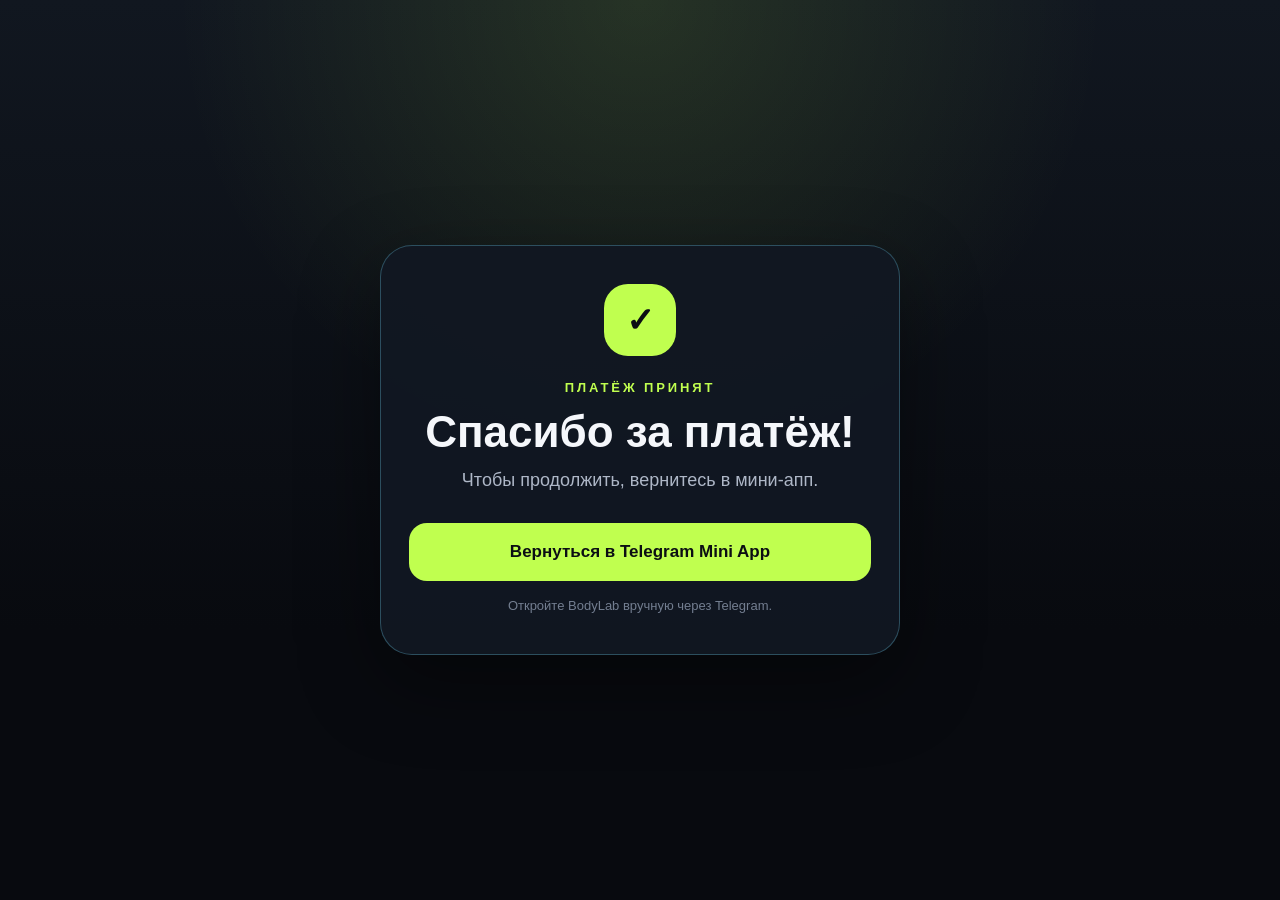
<file: src/main/resources/static/payment-return.html>
<!doctype html>
<html lang="ru">
<head>
    <meta charset="utf-8">
    <meta name="viewport" content="width=device-width, initial-scale=1, viewport-fit=cover">
    <meta name="theme-color" content="#080a0f">
    <title>Спасибо за платёж — BodyLab</title>
    <style>
        :root {
            color-scheme: dark;
            font-family: Inter, -apple-system, BlinkMacSystemFont, "Segoe UI", sans-serif;
            background: #080a0f;
            color: #f5f7fb;
        }

        * {
            box-sizing: border-box;
        }

        body {
            min-height: 100vh;
            min-height: 100dvh;
            margin: 0;
            display: grid;
            place-items: center;
            padding: 24px;
            background:
                    radial-gradient(circle at 50% 0%, rgba(192, 255, 79, 0.12), transparent 42%),
                    linear-gradient(180deg, #111720 0%, #080a0f 70%);
        }

        main {
            width: min(100%, 520px);
            padding: 38px 28px;
            text-align: center;
            border: 1px solid rgba(116, 222, 255, 0.28);
            border-radius: 32px;
            background: rgba(18, 24, 34, 0.94);
            box-shadow: 0 28px 80px rgba(0, 0, 0, 0.42);
        }

        .mark {
            width: 72px;
            height: 72px;
            margin: 0 auto 24px;
            display: grid;
            place-items: center;
            border-radius: 24px;
            background: #c0ff4f;
            color: #0b0e13;
            font-size: 34px;
            font-weight: 900;
        }

        p {
            margin: 0;
        }

        .eyebrow {
            color: #c0ff4f;
            font-size: 13px;
            font-weight: 800;
            letter-spacing: 0.22em;
            text-transform: uppercase;
        }

        h1 {
            margin: 14px 0 12px;
            font-size: clamp(30px, 8vw, 44px);
            line-height: 1.05;
        }

        .message {
            color: #aeb7c7;
            font-size: 18px;
            line-height: 1.55;
        }

        a {
            min-height: 58px;
            margin-top: 28px;
            display: inline-flex;
            align-items: center;
            justify-content: center;
            width: 100%;
            padding: 14px 20px;
            border-radius: 18px;
            background: #c0ff4f;
            color: #0b0e13;
            font-size: 17px;
            font-weight: 850;
            text-decoration: none;
        }

        .hint {
            margin-top: 16px;
            color: #737e90;
            font-size: 13px;
            line-height: 1.45;
        }
    </style>
</head>
<body>
<main>
    <div class="mark" aria-hidden="true">✓</div>
    <p class="eyebrow">Платёж принят</p>
    <h1>Спасибо за платёж!</h1>
    <p class="message">Чтобы продолжить, вернитесь в мини‑апп.</p>
    <a id="openMiniApp" href="#" hidden>Вернуться в Telegram Mini App</a>
    <p class="hint" id="returnHint">Пытаемся открыть Telegram автоматически…</p>
</main>
<script>
    (() => {
        const params = new URLSearchParams(window.location.search);
        const paymentId = params.get("payment") || "";
        const botUsername = (params.get("bot") || "").replace(/^@/, "");
        const validPaymentId = /^[A-Za-z0-9_-]{1,128}$/.test(paymentId);
        const validBotUsername = /^[A-Za-z0-9_]{5,32}$/.test(botUsername);
        const button = document.getElementById("openMiniApp");
        const hint = document.getElementById("returnHint");

        if (!validPaymentId || !validBotUsername) {
            hint.textContent = "Откройте BodyLab вручную через Telegram.";
            return;
        }

        const miniAppUrl = `https://t.me/${botUsername}?startapp=${encodeURIComponent(`payment_${paymentId}`)}`;
        button.href = miniAppUrl;
        button.hidden = false;
        window.setTimeout(() => {
            window.location.replace(miniAppUrl);
        }, 700);
        window.setTimeout(() => {
            hint.textContent = "Если Telegram не открылся, нажмите кнопку выше.";
        }, 1800);
    })();
</script>
</body>
</html>
</file>
